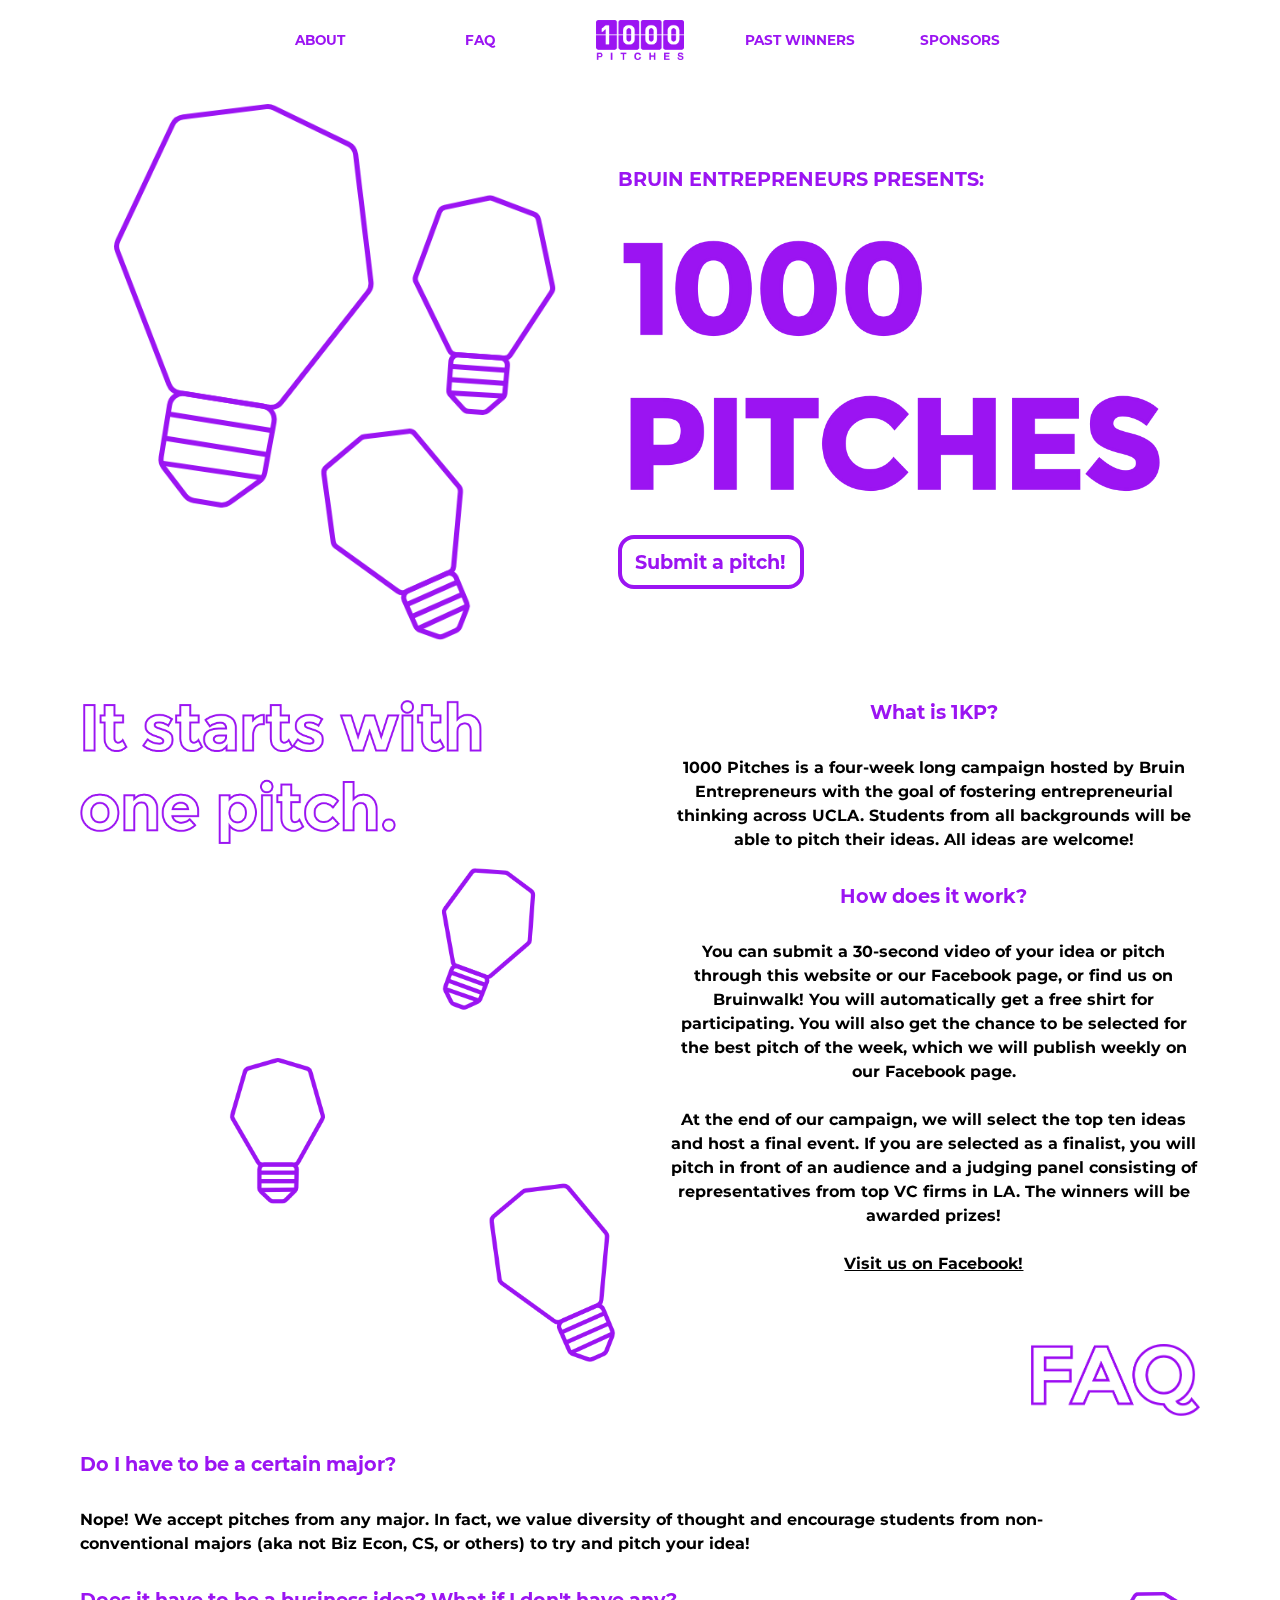
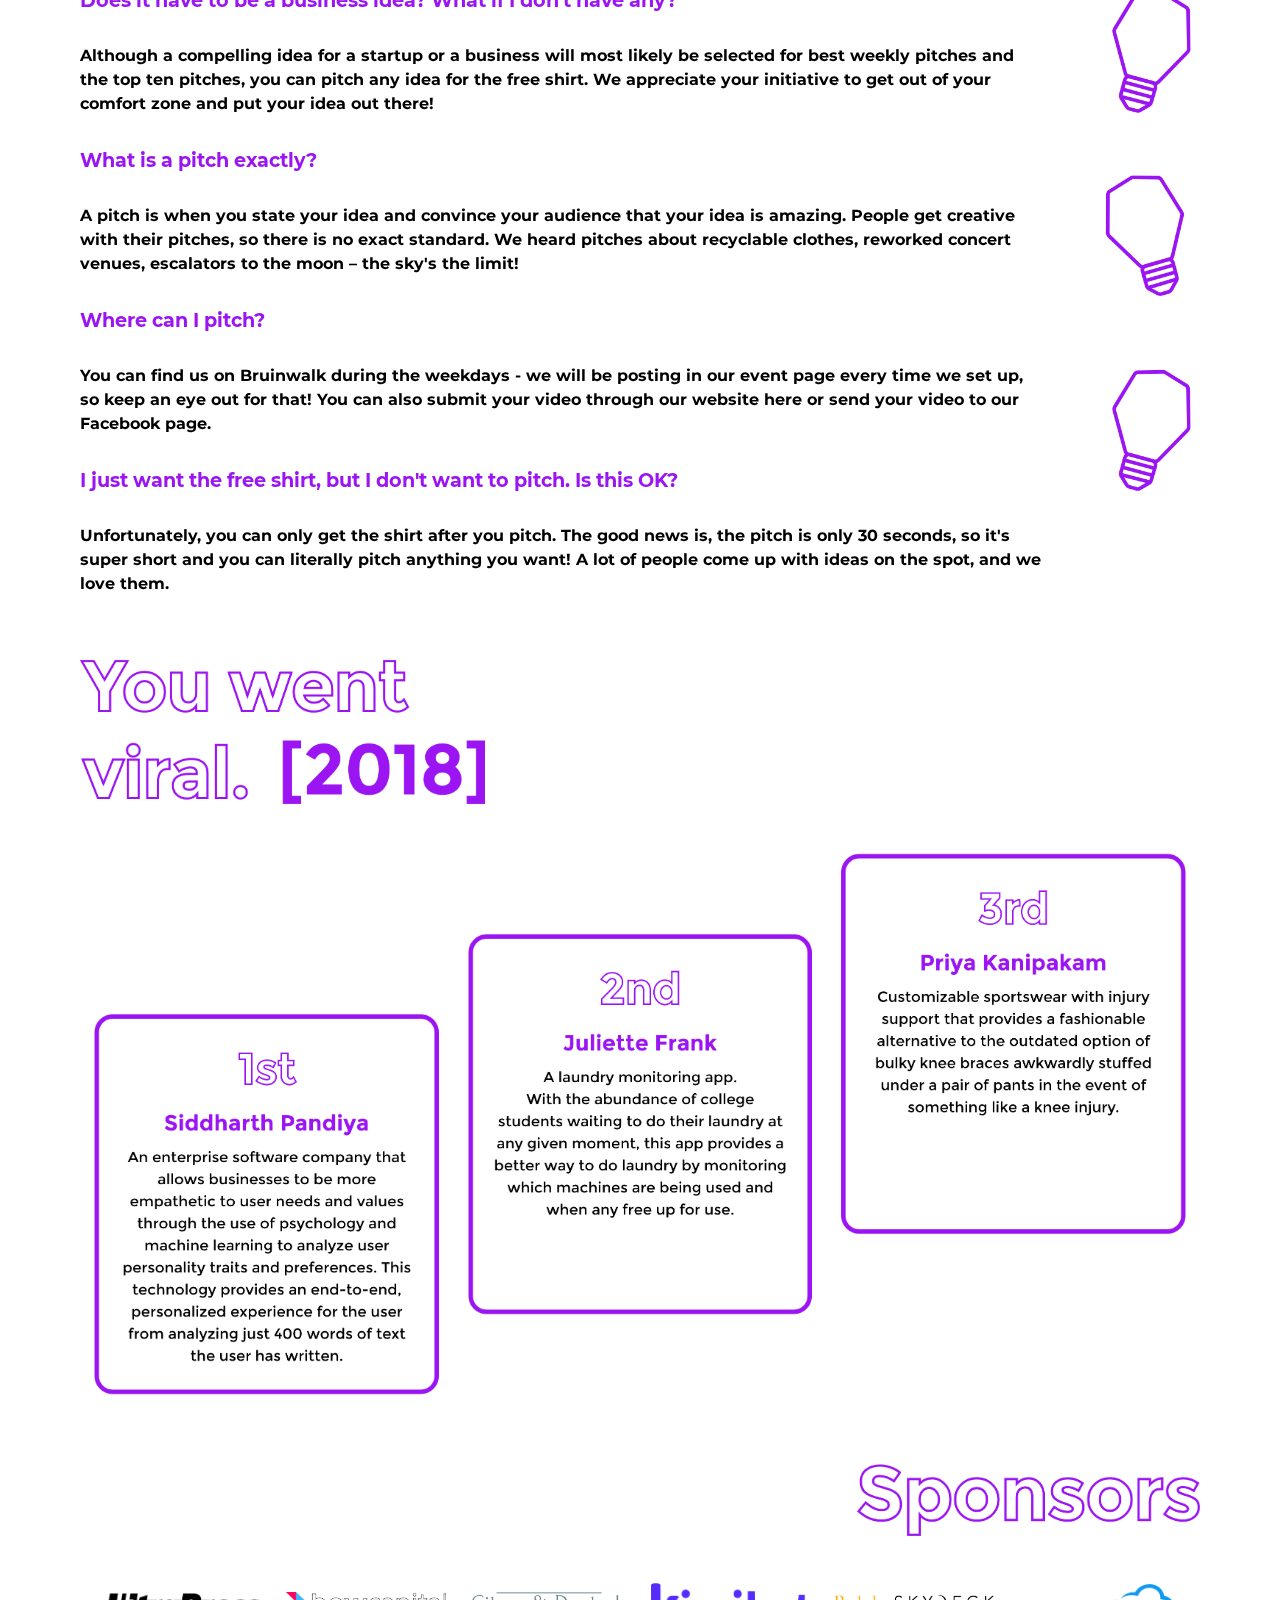
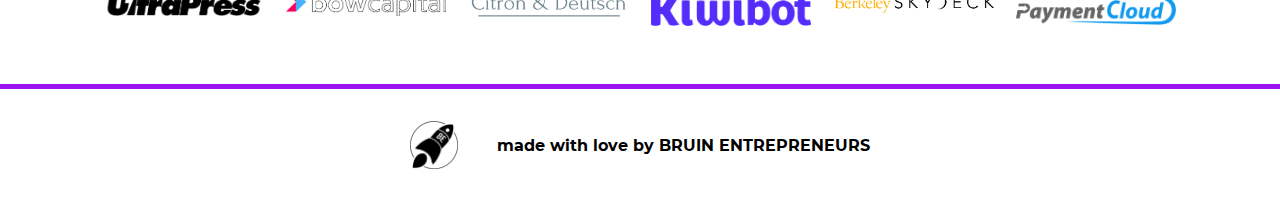
<file: index.html>
<!DOCTYPE html>
<html>
<head>	
	<link href='https://fonts.googleapis.com/css?family=Montserrat' rel='stylesheet'>

	<title>1000 Pitches</title>
	<!--- Open Graph --->
	<meta property="og:title" content="1000 Pitches" />
	<meta property="og:image" content="" />
	<meta property="og:type" content="website" />
	<meta property='og:url' content="" />
	<meta property="og:description" content=""/>

	<!--- Favicon --->
	<!-- <link rel="apple-touch-icon" sizes="180x180" href="/generalAssets/favicon/apple-touch-icon.png">
	<link rel="icon" type="image/png" sizes="32x32" href="/generalAssets/favicon/favicon-32x32.png">
	<link rel="icon" type="image/png" sizes="16x16" href="/generalAssets/favicon/favicon-16x16.png">
	<link rel="manifest" href="/generalAssets/favicon/site.webmanifest">
	<link rel="mask-icon" href="/generalAssets/favicon/safari-pinned-tab.svg" color="#20212b">
	<link rel="shortcut icon" href="/generalAssets/favicon/favicon.ico">
	<meta name="msapplication-TileColor" content="#fbecec">
	<meta name="msapplication-config" content="/generalAssets/favicon/browserconfig.xml">
	<meta name="theme-color" content="#ffffff"> -->

	<!--- Imports --->
	<link rel="stylesheet" type="text/css" href="a.css" />
	<script src="https://ajax.googleapis.com/ajax/libs/jquery/3.3.1/jquery.min.js"></script>

	<!-- Edge -->
	<meta http-equiv="x-ua-compatible" content="ie=edge">

	<!--- Mobile --->
	    <meta name="viewport" content="width=device-width, initial-scale=1, shrink-to-fit=no"/>

</head>

<body>
	<style type="text/css">
		@font-face {
		  font-family: "Montserrat Bold";
		  src: url('assets/fonts/Montserrat-Bold.ttf') format('ttf');
		  src: url('assets/fonts/Montserrat-Bold.woff') format('woff');
		  src: url('assets/fonts/Montserrat-Bold.woff2') format('woff2');
		  
		  font-style: normal;
		}

		@font-face {
		  font-family: "Montserrat";
		  src: url('assets/fonts/Montserrat.ttf') format('ttf');
		  src: url('assets/fonts/Montserrat.woff') format('woff');
		  src: url('assets/fonts/Montserrat.woff2') format('woff2');
		  
		  font-style: normal;
		}

	</style>
	<div class="canvas-container">
		<canvas id="up" class="up"> </canvas>
		<canvas id="canvas" class="lower-canvas"> </canvas>
	</div>
	<div class="page flex">
		<div id="top"> </div>
		<nav class="navbar flex"> 
			<a href="#what-container" class="navlink navlink-light flex">
				ABOUT
			</a>
			<a href="#faq-header-container" class="navlink navlink-light flex">
				FAQ
			</a>
			<a class="navlink navlink-light flex navlogo-holder" ontouchstart="touchDarkMode()" ontouchend="touchEndDarkMode()">
				<img class="navlogo navlogo-light" src="assets/1kp_2019.png">
			</a>
			<a href="#winners-container" class="navlink navlink-light flex">
				PAST WINNERS
			</a>
			<a href="#sponsors-header-container" class="navlink navlink-light flex">
				SPONSORS
			</a>
			<div class="navbar-small flex">
				<a class="navlink navlink-light flex navlogo-holder"  style="height: 5rem;" ontouchstart="touchDarkMode()" ontouchend="touchEndDarkMode()">
					<img class="navlogo navlogo-light" src="assets/1kp_2019.png">
				</a>
				<div class="flex navbar-small-text-links">
					<a href="#what-container" class="navlink navlink-light flex">
					ABOUT
					</a>
					<a href="#faq-header-container" class="navlink navlink-light flex">
						FAQ
					</a>
					<a href="#winners-container" class="navlink navlink-light flex">
						PAST WINNERS
					</a>
					<a href="#sponsors-header-container" class="navlink navlink-light flex">
						SPONSORS
					</a>
				</div>
			</div>
		</nav>
		<div id="splash-container" class="flex container">
			<img id="splash-img" class="splash-img" src="assets/landing.png">
			<div class="splash-right flex">
				<div class="header"> BRUIN ENTREPRENEURS PRESENTS: </div>
				<img class="splash-text-title" src="assets/titles/1000PITCHES.png">
				<a href="https://forms.gle/aenAfZ331N5nyaXc8" target="_blank" class="splash-button button-border header"> Submit a pitch! </a>
			</div>
		</div>
		<div id="what-container" class="flex container">
			<div class="what-left flex" style="text-align: left;">
				<div class="left-side-header-holder what-left-text-holder">
					<img class="left-side-header what-left-text" src="assets/titles/starts.png">
				</div>
				<img class="what-left-img" src="assets/what.png">
			</div>
			<div class="what-half">
				<div class="what-half-background-img"> </div>
				<div class="header"> What is 1KP? </div>
				<div class="text"> 1000 Pitches is a four-week long campaign hosted by Bruin Entrepreneurs with the goal of fostering entrepreneurial thinking across UCLA. Students from all backgrounds will be able to pitch their ideas. All ideas are welcome! </div>
				<div class="header"> How does it work?</div>
				<div class="text"> You can submit a 30-second video of your idea or pitch through this website or our Facebook page, or find us on Bruinwalk! You will automatically get a free shirt for participating. You will also get the chance to be selected for the best pitch of the week, which we will publish weekly on our Facebook page. 
					<br> <br>
				At the end of our campaign, we will select the top ten ideas and host a final event. If you are selected as a finalist, you will pitch in front of an audience and a judging panel consisting of representatives from top VC firms in LA. The winners will be awarded prizes! 
				<br><br>
				<a class="text" href="https://www.facebook.com/events/906063079781622/" target="_blank" style="text-decoration: underline;">
				Visit us on Facebook! </a></div>
				<div id="faq-header-container" class="right-side-header-holder flex"> <img id="faq-header" class="right-side-header" src="assets/titles/FAQ.png"> </div> 
			</div>
		</div>
		<div id="faq-container" class="flex container">
			<div class="faq-text flex">
				<div class="header"> Do I have to be a certain major? </div>
				<div class="text"> Nope! We accept pitches from any major. In fact, we value diversity of thought and encourage students from non-conventional majors (aka not Biz Econ, CS, or others) to try and pitch your idea!
				</div>
				<div class="header">Does it have to be a business idea? What if I don&#39;t have any?
				</div>
				<div class="text">Although a compelling idea for a startup or a business will most likely be selected for best weekly pitches and the top ten pitches, you can pitch any idea for the free shirt. We appreciate your initiative to get out of your comfort zone and put your idea out there!</div>
				<div class="header"> What is a pitch exactly? </div>
				<div class="text"> A pitch is when you state your idea and convince your audience that your idea is amazing. People get creative with their pitches, so there is no exact standard. We heard pitches about recyclable clothes, reworked concert venues, escalators to the moon – the sky&#39;s the limit! </div>
				<div class="header"> Where can I pitch?</div>
				<div class="text"> You can find us on Bruinwalk during the weekdays - we will be posting in our event page every time we set up, so keep an eye out for that! You can also submit your video through our website here or send your video to our Facebook page.</div>
				<div class="header"> I just want the free shirt, but I don&#39;t want to pitch. Is this OK?</div>
				<div class="text last-faq-text"> Unfortunately, you can only get the shirt after you pitch. The good news is, the pitch is only 30 seconds, so it&#39;s super short and you can literally pitch anything you want! A lot of people come up with ideas on the spot, and we love them.</div>
			</div>
			<img class="faq-img" src="assets/faq.png">
		</div>
		<img class="faq-img-small" src="assets/faq-turned.png">
		<!---
			<div class="winners-right-fake"> </div>
		</div> -->
		<div id="winners-container" class="container">
			<div class="winners-top-layer left-side-header-holder flex">
				<img class="winners-left-text left-side-header" src="assets/titles/viral.png">
			</div>
			<div class="winners-bottom-layer">
				<!-- <div class="winners-bottom-layer-top-space"> </div> -->
				<div class="winners flex">
					<div data-winner="1" id="winner1" class="winner flex"> 
						<img id="winner-img1" class="winner-img" src="assets/winners/winner1.png">
					</div>
					<div data-winner="2" id="winner2" class="winner flex">
						<img id="winner-img2" class="winner-img" src="assets/winners/winner2.png">
					</div>
					<div data-winner="3" id="winner3" class="winner flex">
						<img id="winner-img3" class="winner-img" src="assets/winners/winner3.png">
					</div>
				</div>
				<div class="winners-small flex">
					<div data-winner="1" id="winner1" class="winner-small flex"> 
						<img id="winner-small-img1" class="winner-small-img" src="assets/winners/winner1.png">
					</div>
					<div data-winner="2" id="winner2" class="winner-small flex">
						<img id="winner-small-img2" class="winner-small-img" src="assets/winners/winner2.png">
					</div>
					<div data-winner="3" id="winner3" class="winner-small flex">
						<img id="winner-small-img3" class="winner-small-img" src="assets/winners/winner3.png">
					</div>
				</div>
			</div>
		</div>
		<div id="sponsors-header-container" class="right-side-header-holder flex"> <img id="sponsors-header" class="right-side-header" src="assets/titles/sponsors.png"> </div> 
		<div id="sponsors-container" class="flex container">
      <a class="sponsor" href="https://ultrapress.com/"  target="_blank"> 
        <img id="ultrapress" src="assets/sponsors/ultrapress.png">
      </a>
      <a class="sponsor" href="https://bowcapital.com/"  target="_blank"> 
        <img id="bow" src="assets/sponsors/bow.png">
      </a>
      <a class="sponsor" href="https://www.citrondeutsch.com/"  target="_blank"> 
        <img id="citron" src="assets/sponsors/citron.png">
      </a>
      <a class="sponsor" href="https://www.kiwicampus.com/"  target="_blank"> 
        <img id="kiwi" src="assets/sponsors/kiwi.png">
      </a>
      <a class="sponsor" href="https://skydeck.berkeley.edu"  target="_blank"> 
        <img id="skydeck" src="assets/sponsors/skydeck.png">
      </a>
      <a class="sponsor" href="https://paymentcloudinc.com/"  target="_blank"> 
        <img src="assets/sponsors/paymentcloud.png">
      </a>
		</div>
	</div>
	<div class="pre-footer-purple-bar"> </div>
	<div class="footer flex">
		<a class="flex" href="http://bruinentrepreneurs.org">
			<img class="be-logo" src="assets/be-logo-blue.png">
			<div class="footer-text"> made with love by <span>BRUIN ENTREPRENEURS</span></div>
		</a>
	</div>

<script src="fabric.js"></script>
<script src="brush.js"></script>
<!----- NOTE: Code adapted from: https://cmyk.innovativedesign.club/ ----->
<script>
var canvas;
var colors = {
      "#F8EC38": 0.15 //natasha yellow
};
var mobile = false;
  function paint() {
  	// original yellow: #F8EC38, 0.5 opacity
  	// original purple-pink: "#EC248F", 0.1

  	//used for the website: 
  	// dark mode blue: "#3DC0EF": 0.1 opacity
  	// lightblue yellow: "#F8EC38": 0.5 opacity
    window.canvas = new fabric.Canvas('canvas', {
      isDrawingMode: true,
      hoverCursor: "auto",
      defaultCursor: "default"
    })
    .setWidth(window.innerWidth)
    .setHeight(window.innerHeight);

    var colorKeys = Object.keys(window.colors);
    var color = colorKeys[Math.floor(Math.random() * colorKeys.length)];
    window.canvas.freeDrawingBrush = new fabric.CrayonBrush(window.canvas, {
      width: 70,
      opacity: window.colors[color],
      color: color
    });
    window.addEventListener("resize", () => {
      	window.canvas.setWidth(window.innerWidth);
      	window.canvas.setHeight(window.innerHeight);
    });
    window.canvas.isDrawingMode = true;
    if (!("ontouchstart" in document.documentElement)) {
    	// $("body,html,div").css("zIndex", "0");
    	// $("div").css("zIndex", "1");
      	// $("div").css("pointerEvents", "none");
    	// EDITED CODE
    	document.querySelector(".canvas-container").style.pointerEvents = "auto";
      // $(".canvas-container").css('display', 'block');
      window.canvas.on("mouse:move", function(opt) {
        window.canvas._onMouseDownInDrawingMode(opt.e);
      });
    } else {
    	mobile = true;
      // document.querySelector(".canvas-container").style.pointerEvents = "none"; deleted original code
      // EDITED CODE
      setTimeout(function() {window.canvas.clear()}, 500);
      $("body,html,div").css("pointerEvents", "auto");

      var x = document.documentElement.clientWidth / 2,
        y = document.documentElement.clientHeight / 2,
        vx = 0, vy = 0,
        ax = 0, ay = 0;

      // Much taken from www.albertosarullo.com/demos/accelerometer/
      // Thank you :^)
      if (window.DeviceMotionEvent != undefined) {
        window.ondevicemotion = function(e) {
          ax = event.accelerationIncludingGravity.x * 5;
          ay = event.accelerationIncludingGravity.y * 5;
        }

        if(mobile != true) {
          setInterval(function() {
	          var landscapeOrientation = window.innerWidth / window.innerHeight > 1;
	          if (landscapeOrientation) {
	            vx = vx + ay;
	            vy = vy + ax;
	          } else {
	            vy = vy - ay;
	            vx = vx + ax;
	          }
	          vx = vx * 0.98;
	          vy = vy * 0.98;
	          y = parseInt(y + vy / 50);
	          x = parseInt(x + vx / 50);

	          boundingBoxCheck();
	          var upperCanvas = document.querySelector(".upper-canvas");
	          var syntheticEvent = syntheticMouseEvent(upperCanvas, {
	            x: x,
	            y: y,
	            target: upperCanvas,
	            relatedTarget: upperCanvas
	          });
	          // canvas.isDrawingMode = true;
	          window.canvas._onMouseDownInDrawingMode(syntheticEvent);
	        }, 20);
      	} 
      }
        


      function boundingBoxCheck(){
        // bouncy!
        if (x < 0) {
          x = 0; vx = -vx;
        }
        if (y < 0) {
          y = 0; vy = -vy;
        }
        if (x > window.innerWidth) {
          x = window.innerWidth;
          vx = -vx;
        }
        if (y > window.innerHeight) {
          y = window.innerHeight;
          vy = -vy;
        }
      }
    }

    // Thank you to https://stackoverflow.com/questions/6157929/how-to-simulate-a-mouse-click-using-javascript
    // for this magic!
    function syntheticMouseEvent(target, options) {
      var event = target.ownerDocument.createEvent('MouseEvent'),
          options = options || {},
          opts = {
            type: "mousemove",
            canBubble: true,
            cancelable: true,
            view: target.ownerDocument.defaultView,
            detail: 1,
            screenX: options.x,
            screenY: options.y,
            clientX: options.x,
            clientY: options.y,
            ctrlKey: false,
            altKey: false,
            shiftKey: false,
            metaKey: false,
            button: 0,
            relatedTarget: null,
          };
      for (var key in options) {
        if (options.hasOwnProperty(key)) {
          opts[key] = options[key];
        }
      }
      event.initMouseEvent(
          opts.type,
          opts.canBubble,
          opts.cancelable,
          opts.view,
          opts.detail,
          opts.screenX,
          opts.screenY,
          opts.clientX,
          opts.clientY,
          opts.ctrlKey,
          opts.altKey,
          opts.shiftKey,
          opts.metaKey,
          opts.button,
          opts.relatedTarget
      );
      target.dispatchEvent(event);
      return event;
    }
  }

  paint();
</script>
<script src="be.js"></script>
</body>
</html>
</file>
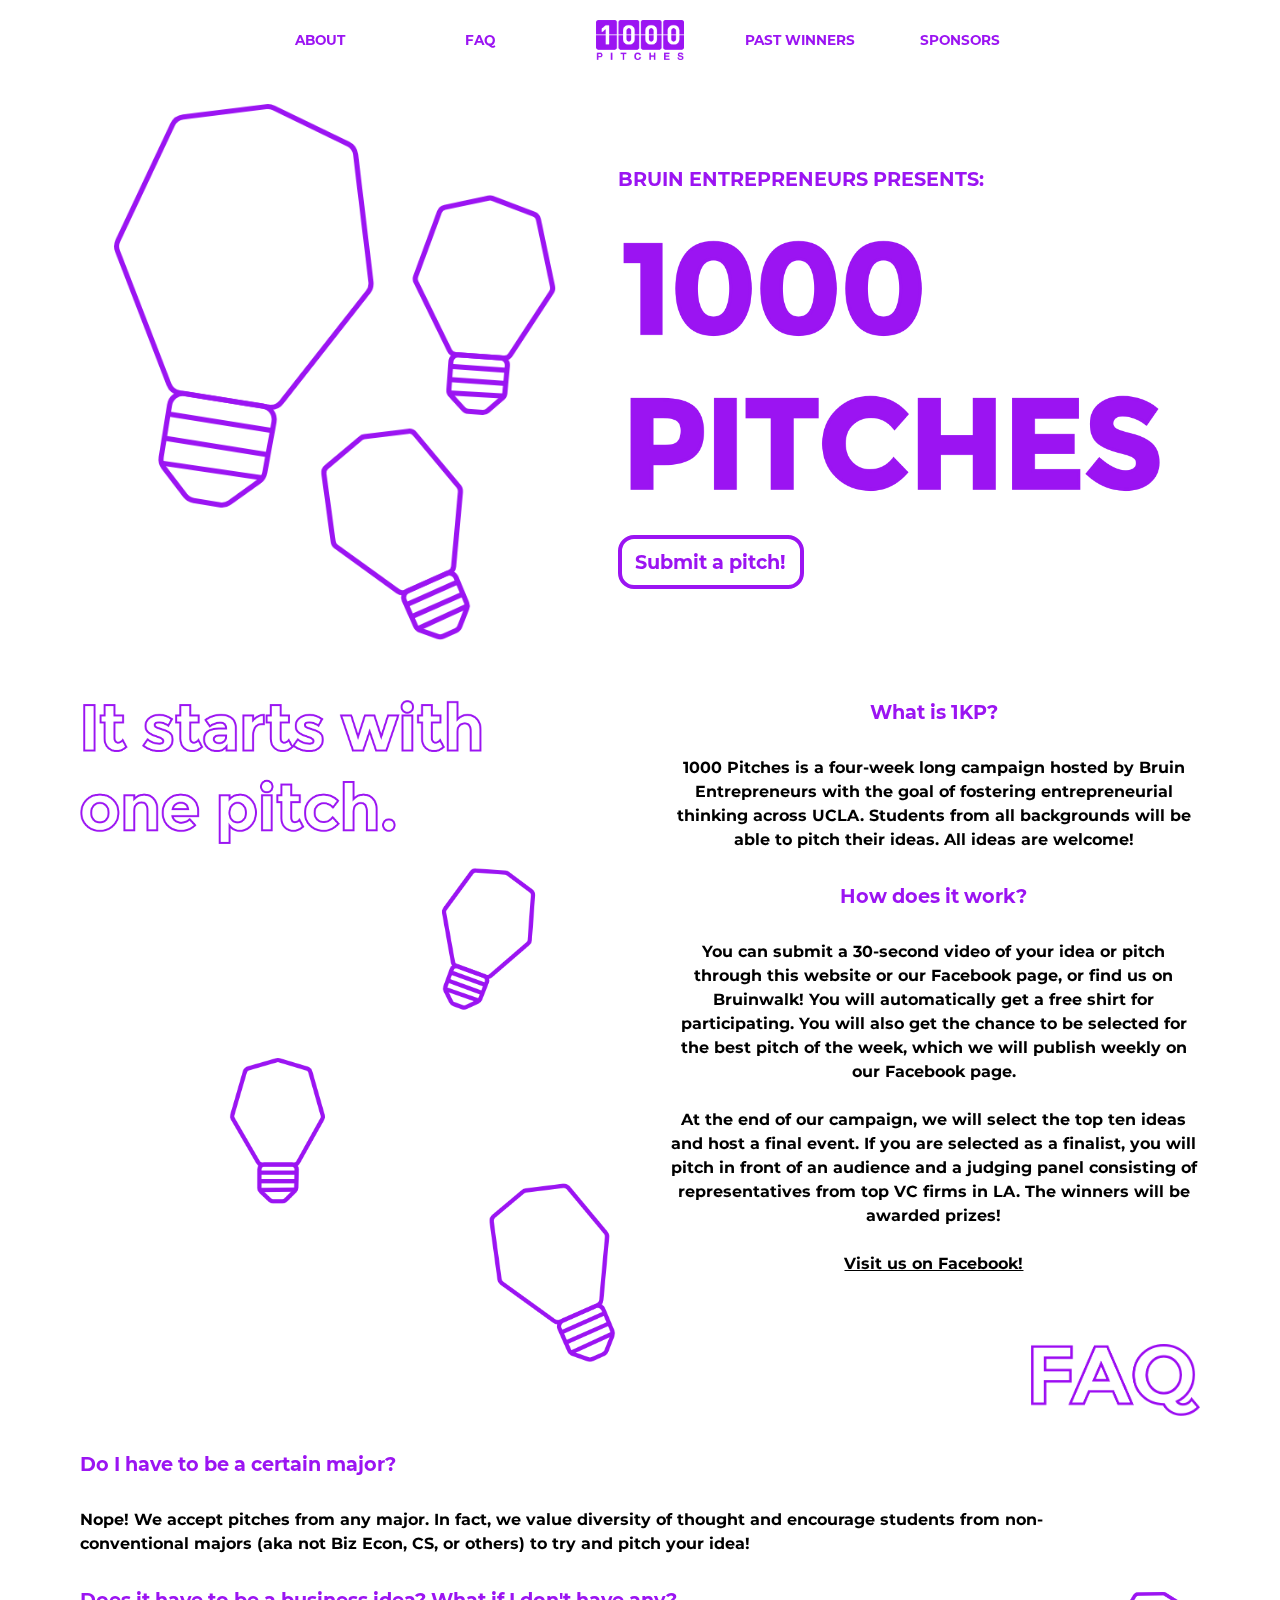
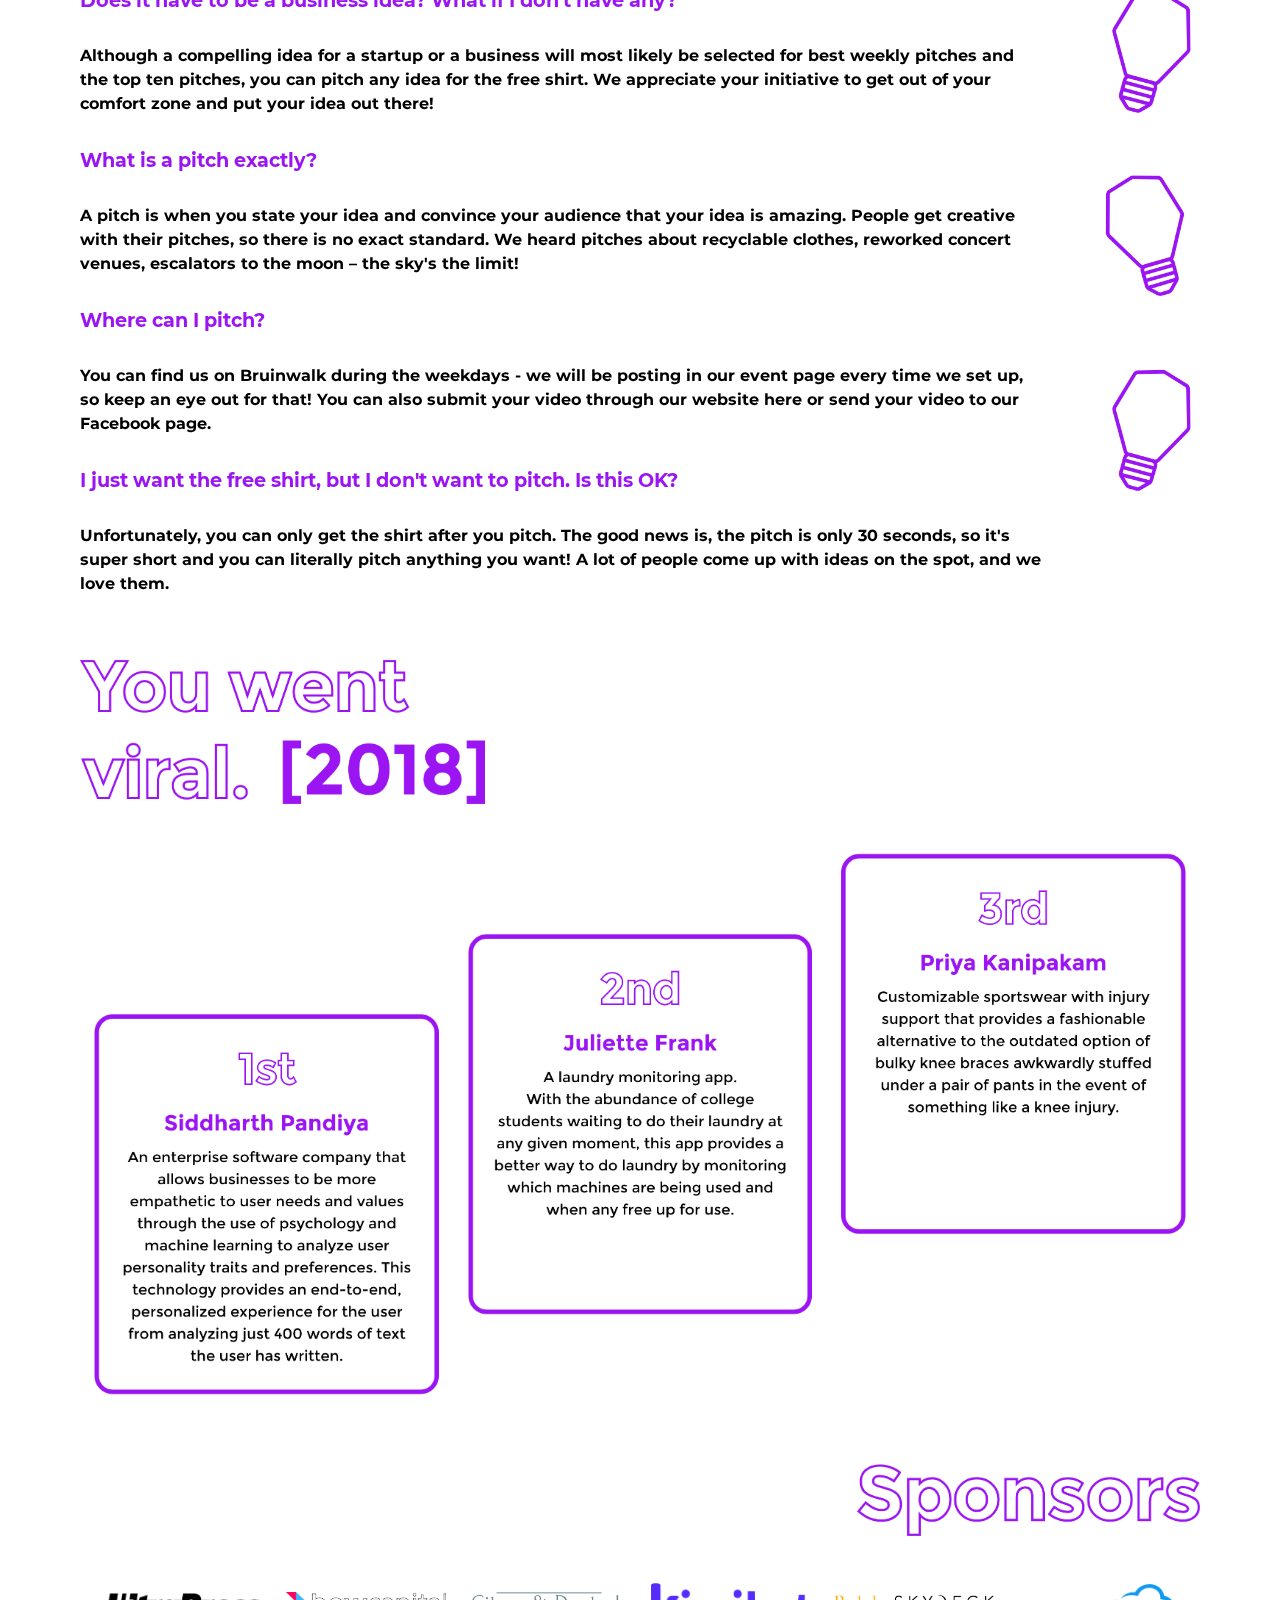
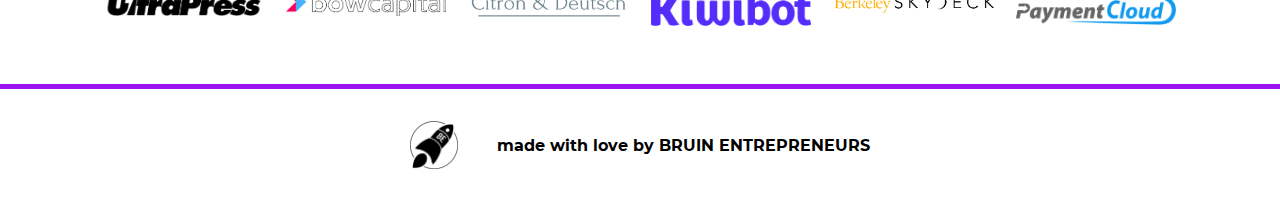
<file: index123.html>
<!DOCTYPE html>
<html>
<head>	
	<link href='https://fonts.googleapis.com/css?family=Montserrat' rel='stylesheet'>

	<title>1000 Pitches</title>
	<!--- Open Graph --->
	<meta property="og:title" content="1000 Pitches" />
	<meta property="og:image" content="" />
	<meta property="og:type" content="website" />
	<meta property='og:url' content="" />
	<meta property="og:description" content=""/>

	<!--- Favicon --->
	<!-- <link rel="apple-touch-icon" sizes="180x180" href="/generalAssets/favicon/apple-touch-icon.png">
	<link rel="icon" type="image/png" sizes="32x32" href="/generalAssets/favicon/favicon-32x32.png">
	<link rel="icon" type="image/png" sizes="16x16" href="/generalAssets/favicon/favicon-16x16.png">
	<link rel="manifest" href="/generalAssets/favicon/site.webmanifest">
	<link rel="mask-icon" href="/generalAssets/favicon/safari-pinned-tab.svg" color="#20212b">
	<link rel="shortcut icon" href="/generalAssets/favicon/favicon.ico">
	<meta name="msapplication-TileColor" content="#fbecec">
	<meta name="msapplication-config" content="/generalAssets/favicon/browserconfig.xml">
	<meta name="theme-color" content="#ffffff"> -->

	<!--- Imports --->
	<link rel="stylesheet" type="text/css" href="a.css" />
	<script src="https://ajax.googleapis.com/ajax/libs/jquery/3.3.1/jquery.min.js"></script>

	<!-- Edge -->
	<meta http-equiv="x-ua-compatible" content="ie=edge">

	<!--- Mobile --->
	    <meta name="viewport" content="width=device-width, initial-scale=1, shrink-to-fit=no"/>

</head>

<body>
	<style type="text/css">
		@font-face {
		  font-family: "Montserrat Bold";
		  src: url('assets/fonts/Montserrat-Bold.ttf') format('ttf');
		  src: url('assets/fonts/Montserrat-Bold.woff') format('woff');
		  src: url('assets/fonts/Montserrat-Bold.woff2') format('woff2');
		  
		  font-style: normal;
		}

		@font-face {
		  font-family: "Montserrat";
		  src: url('assets/fonts/Montserrat.ttf') format('ttf');
		  src: url('assets/fonts/Montserrat.woff') format('woff');
		  src: url('assets/fonts/Montserrat.woff2') format('woff2');
		  
		  font-style: normal;
		}

	</style>
	<div class="canvas-container">
		<canvas id="up" class="up"> </canvas>
		<canvas id="canvas" class="lower-canvas"> </canvas>
	</div>
	<div class="page flex">
		<div id="top"> </div>
		<nav class="navbar flex"> 
			<a href="#what-container" class="navlink navlink-light flex">
				ABOUT
			</a>
			<a href="#faq-header-container" class="navlink navlink-light flex">
				FAQ
			</a>
			<a class="navlink navlink-light flex navlogo-holder" ontouchstart="touchDarkMode()" ontouchend="touchEndDarkMode()">
				<img class="navlogo navlogo-light" src="assets/1kp_2019.png">
			</a>
			<a href="#winners-container" class="navlink navlink-light flex">
				PAST WINNERS
			</a>
			<a href="#sponsors-header-container" class="navlink navlink-light flex">
				SPONSORS
			</a>
			<div class="navbar-small flex">
				<a class="navlink navlink-light flex navlogo-holder"  style="height: 5rem;" ontouchstart="touchDarkMode()" ontouchend="touchEndDarkMode()">
					<img class="navlogo navlogo-light" src="assets/1kp_2019.png">
				</a>
				<div class="flex navbar-small-text-links">
					<a href="#what-container" class="navlink navlink-light flex">
					ABOUT
					</a>
					<a href="#faq-header-container" class="navlink navlink-light flex">
						FAQ
					</a>
					<a href="#winners-container" class="navlink navlink-light flex">
						PAST WINNERS
					</a>
					<a href="#sponsors-header-container" class="navlink navlink-light flex">
						SPONSORS
					</a>
				</div>
			</div>
		</nav>
		<div id="splash-container" class="flex container">
			<img id="splash-img" class="splash-img" src="assets/landing.png">
			<div class="splash-right flex">
				<div class="header"> BRUIN ENTREPRENEURS PRESENTS: </div>
				<img class="splash-text-title" src="assets/titles/1000PITCHES.png">
				<a href="https://forms.gle/aenAfZ331N5nyaXc8" target="_blank" class="splash-button button-border header"> Submit a pitch! </a>
			</div>
		</div>
		<div id="what-container" class="flex container">
			<div class="what-left flex" style="text-align: left;">
				<div class="left-side-header-holder what-left-text-holder">
					<img class="left-side-header what-left-text" src="assets/titles/starts.png">
				</div>
				<img class="what-left-img" src="assets/what.png">
			</div>
			<div class="what-half">
				<div class="what-half-background-img"> </div>
				<div class="header"> What is 1KP? </div>
				<div class="text"> 1000 Pitches is a four-week long campaign hosted by Bruin Entrepreneurs with the goal of fostering entrepreneurial thinking across UCLA. Students from all backgrounds will be able to pitch their ideas. All ideas are welcome! </div>
				<div class="header"> How does it work?</div>
				<div class="text"> You can submit a 30-second video of your idea or pitch through this website or our Facebook page, or find us on Bruinwalk! You will automatically get a free shirt for participating. You will also get the chance to be selected for the best pitch of the week, which we will publish weekly on our Facebook page. 
					<br> <br>
				At the end of our campaign, we will select the top ten ideas and host a final event. If you are selected as a finalist, you will pitch in front of an audience and a judging panel consisting of representatives from top VC firms in LA. The winners will be awarded prizes! 
				<br><br>
				<a class="text" href="https://www.facebook.com/events/906063079781622/" target="_blank" style="text-decoration: underline;">
				Visit us on Facebook! </a></div>
				<div id="faq-header-container" class="right-side-header-holder flex"> <img id="faq-header" class="right-side-header" src="assets/titles/FAQ.png"> </div> 
			</div>
		</div>
		<div id="faq-container" class="flex container">
			<div class="faq-text flex">
				<div class="header"> Do I have to be a certain major? </div>
				<div class="text"> Nope! We accept pitches from any major. In fact, we value diversity of thought and encourage students from non-conventional majors (aka not Biz Econ, CS, or others) to try and pitch your idea!
				</div>
				<div class="header">Does it have to be a business idea? What if I don&#39;t have any?
				</div>
				<div class="text">Although a compelling idea for a startup or a business will most likely be selected for best weekly pitches and the top ten pitches, you can pitch any idea for the free shirt. We appreciate your initiative to get out of your comfort zone and put your idea out there!</div>
				<div class="header"> What is a pitch exactly? </div>
				<div class="text"> A pitch is when you state your idea and convince your audience that your idea is amazing. People get creative with their pitches, so there is no exact standard. We heard pitches about recyclable clothes, reworked concert venues, escalators to the moon – the sky&#39;s the limit! </div>
				<div class="header"> Where can I pitch?</div>
				<div class="text"> You can find us on Bruinwalk during the weekdays - we will be posting in our event page every time we set up, so keep an eye out for that! You can also submit your video through our website here or send your video to our Facebook page.</div>
				<div class="header"> I just want the free shirt, but I don&#39;t want to pitch. Is this OK?</div>
				<div class="text last-faq-text"> Unfortunately, you can only get the shirt after you pitch. The good news is, the pitch is only 30 seconds, so it&#39;s super short and you can literally pitch anything you want! A lot of people come up with ideas on the spot, and we love them.</div>
			</div>
			<img class="faq-img" src="assets/faq.png">
		</div>
		<img class="faq-img-small" src="assets/faq-turned.png">
		<!---
			<div class="winners-right-fake"> </div>
		</div> -->
		<div id="winners-container" class="container">
			<div class="winners-top-layer left-side-header-holder flex">
				<img class="winners-left-text left-side-header" src="assets/titles/viral.png">
			</div>
			<div class="winners-bottom-layer">
				<!-- <div class="winners-bottom-layer-top-space"> </div> -->
				<div class="winners flex">
					<div data-winner="1" id="winner1" class="winner flex"> 
						<img id="winner-img1" class="winner-img" src="assets/winners/winner1.png">
					</div>
					<div data-winner="2" id="winner2" class="winner flex">
						<img id="winner-img2" class="winner-img" src="assets/winners/winner2.png">
					</div>
					<div data-winner="3" id="winner3" class="winner flex">
						<img id="winner-img3" class="winner-img" src="assets/winners/winner3.png">
					</div>
				</div>
				<div class="winners-small flex">
					<div data-winner="1" id="winner1" class="winner-small flex"> 
						<img id="winner-small-img1" class="winner-small-img" src="assets/winners/winner1.png">
					</div>
					<div data-winner="2" id="winner2" class="winner-small flex">
						<img id="winner-small-img2" class="winner-small-img" src="assets/winners/winner2.png">
					</div>
					<div data-winner="3" id="winner3" class="winner-small flex">
						<img id="winner-small-img3" class="winner-small-img" src="assets/winners/winner3.png">
					</div>
				</div>
			</div>
		</div>
		<div id="sponsors-header-container" class="right-side-header-holder flex"> <img id="sponsors-header" class="right-side-header" src="assets/titles/sponsors.png"> </div> 
		<div id="sponsors-container" class="flex container">
      <a class="sponsor" href="https://ultrapress.com/"  target="_blank"> 
        <img id="ultrapress" src="assets/sponsors/ultrapress.png">
      </a>
      <a class="sponsor" href="https://bowcapital.com/"  target="_blank"> 
        <img id="bow" src="assets/sponsors/bow.png">
      </a>
      <a class="sponsor" href="https://www.citrondeutsch.com/"  target="_blank"> 
        <img id="citron" src="assets/sponsors/citron.png">
      </a>
      <a class="sponsor" href="https://www.kiwicampus.com/"  target="_blank"> 
        <img id="kiwi" src="assets/sponsors/kiwi.png">
      </a>
      <a class="sponsor" href="https://skydeck.berkeley.edu"  target="_blank"> 
        <img id="skydeck" src="assets/sponsors/skydeck.png">
      </a>
      <a class="sponsor" href="https://paymentcloudinc.com/"  target="_blank"> 
        <img src="assets/sponsors/paymentcloud.png">
      </a>
		</div>
	</div>
	<div class="pre-footer-purple-bar"> </div>
	<div class="footer flex">
		<a class="flex" href="http://bruinentrepreneurs.org">
			<img class="be-logo" src="assets/be-logo-blue.png">
			<div class="footer-text"> made with love by <span>BRUIN ENTREPRENEURS</span></div>
		</a>
	</div>

<script src="fabric.js"></script>
<script src="brush.js"></script>
<!----- NOTE: Code adapted from: https://cmyk.innovativedesign.club/ ----->
<script>
var canvas;
var colors = {
      "#F8EC38": 0.15 //natasha yellow
};
var mobile = false;
  function paint() {
  	// original yellow: #F8EC38, 0.5 opacity
  	// original purple-pink: "#EC248F", 0.1

  	//used for the website: 
  	// dark mode blue: "#3DC0EF": 0.1 opacity
  	// lightblue yellow: "#F8EC38": 0.5 opacity
    window.canvas = new fabric.Canvas('canvas', {
      isDrawingMode: true,
      hoverCursor: "auto",
      defaultCursor: "default"
    })
    .setWidth(window.innerWidth)
    .setHeight(window.innerHeight);

    var colorKeys = Object.keys(window.colors);
    var color = colorKeys[Math.floor(Math.random() * colorKeys.length)];
    window.canvas.freeDrawingBrush = new fabric.CrayonBrush(window.canvas, {
      width: 70,
      opacity: window.colors[color],
      color: color
    });
    window.addEventListener("resize", () => {
      	window.canvas.setWidth(window.innerWidth);
      	window.canvas.setHeight(window.innerHeight);
    });
    window.canvas.isDrawingMode = true;
    if (!("ontouchstart" in document.documentElement)) {
    	// $("body,html,div").css("zIndex", "0");
    	// $("div").css("zIndex", "1");
      	// $("div").css("pointerEvents", "none");
    	// EDITED CODE
    	document.querySelector(".canvas-container").style.pointerEvents = "auto";
      // $(".canvas-container").css('display', 'block');
      window.canvas.on("mouse:move", function(opt) {
        window.canvas._onMouseDownInDrawingMode(opt.e);
      });
    } else {
    	mobile = true;
      // document.querySelector(".canvas-container").style.pointerEvents = "none"; deleted original code
      // EDITED CODE
      setTimeout(function() {window.canvas.clear()}, 500);
      $("body,html,div").css("pointerEvents", "auto");

      var x = document.documentElement.clientWidth / 2,
        y = document.documentElement.clientHeight / 2,
        vx = 0, vy = 0,
        ax = 0, ay = 0;

      // Much taken from www.albertosarullo.com/demos/accelerometer/
      // Thank you :^)
      if (window.DeviceMotionEvent != undefined) {
        window.ondevicemotion = function(e) {
          ax = event.accelerationIncludingGravity.x * 5;
          ay = event.accelerationIncludingGravity.y * 5;
        }

        if(mobile != true) {
          setInterval(function() {
	          var landscapeOrientation = window.innerWidth / window.innerHeight > 1;
	          if (landscapeOrientation) {
	            vx = vx + ay;
	            vy = vy + ax;
	          } else {
	            vy = vy - ay;
	            vx = vx + ax;
	          }
	          vx = vx * 0.98;
	          vy = vy * 0.98;
	          y = parseInt(y + vy / 50);
	          x = parseInt(x + vx / 50);

	          boundingBoxCheck();
	          var upperCanvas = document.querySelector(".upper-canvas");
	          var syntheticEvent = syntheticMouseEvent(upperCanvas, {
	            x: x,
	            y: y,
	            target: upperCanvas,
	            relatedTarget: upperCanvas
	          });
	          // canvas.isDrawingMode = true;
	          window.canvas._onMouseDownInDrawingMode(syntheticEvent);
	        }, 20);
      	} 
      }
        


      function boundingBoxCheck(){
        // bouncy!
        if (x < 0) {
          x = 0; vx = -vx;
        }
        if (y < 0) {
          y = 0; vy = -vy;
        }
        if (x > window.innerWidth) {
          x = window.innerWidth;
          vx = -vx;
        }
        if (y > window.innerHeight) {
          y = window.innerHeight;
          vy = -vy;
        }
      }
    }

    // Thank you to https://stackoverflow.com/questions/6157929/how-to-simulate-a-mouse-click-using-javascript
    // for this magic!
    function syntheticMouseEvent(target, options) {
      var event = target.ownerDocument.createEvent('MouseEvent'),
          options = options || {},
          opts = {
            type: "mousemove",
            canBubble: true,
            cancelable: true,
            view: target.ownerDocument.defaultView,
            detail: 1,
            screenX: options.x,
            screenY: options.y,
            clientX: options.x,
            clientY: options.y,
            ctrlKey: false,
            altKey: false,
            shiftKey: false,
            metaKey: false,
            button: 0,
            relatedTarget: null,
          };
      for (var key in options) {
        if (options.hasOwnProperty(key)) {
          opts[key] = options[key];
        }
      }
      event.initMouseEvent(
          opts.type,
          opts.canBubble,
          opts.cancelable,
          opts.view,
          opts.detail,
          opts.screenX,
          opts.screenY,
          opts.clientX,
          opts.clientY,
          opts.ctrlKey,
          opts.altKey,
          opts.shiftKey,
          opts.metaKey,
          opts.button,
          opts.relatedTarget
      );
      target.dispatchEvent(event);
      return event;
    }
  }

  paint();
</script>
<script src="be.js"></script>
</body>
</html>
</file>
<file: a.css>
@charset "UTF-8";

/* PURPLE: #9B14F2; */
/* font sizes 
header links: 20 pt
BE presents/submit a pitch: 30 pt
1000 pitches: 200 pt
subtitles: 30 pt
body: 20 pt
the outline text: 100
*/

body {
  margin: 0;
  scroll-behavior: smooth;
  transition: ease-in-out 0.2s;
  font-family: 'Montserrat Bold', 'Montserrat', 'Futura', 'Verdana', sans-serif; 
  font-weight: bold;
  background-color: white;
  cursor: default;

 /* overflow: scroll;
	-webkit-overflow-scrolling: touch;*/
}

/*body * {
	z-index: 1;
}*/

nav, div {
  position: relative;
  z-index: 1;
  user-select: none;
  pointer-events: none;
}

a {
	text-decoration: none;
	pointer-events: auto;
}

/*a:link, a:visited {
	color: #9B14F2;
}*/

img {
	object-fit: contain;
	object-position: center;
}

.page {
	flex-direction: column;
	width: 96%;
	margin-left: 2%;
	margin-right: 2%;
	z-index: 1;
}

.container {
	margin-top: 2rem;
	max-width: 70rem;
}

.flex {
	display: flex;
	text-align: center;
	justify-content: center;
	align-items: center;
}

.text {
	/*font-size: 20pt;*/
	color: black;
	font-size: 1rem;
	padding-bottom: 2rem;
	padding-top: 1rem;
	line-height: 1.5;
	font-family: 'Montserrat', 'Futura', 'Verdana', sans-serif; 
}

.right-side-header-holder {
	width: 100%;
	height: 9rem;
	max-width: 70rem;
	justify-content: flex-end;
}

.right-side-header {
	height: 50%;
	width: 50%;
	object-position: right;
}

.left-side-header-holder {
	width: 100%;
	height: 9rem;
	max-width: 70rem;
	justify-content: flex-start;
}

.left-side-header {
	/*width: 50%;*/
	width: 100%;
	height: 100%;
	object-position: left;
}

.header {
	font-weight: bold;
	/*font-size: 30pt;*/
	font-size: 1.2rem;
	padding-bottom: 1rem;
	color: #9B14F2;
}

.button-border {
	border-top-right-radius: 1rem;
	border-top-left-radius: 1rem;
	border-bottom-left-radius: 1rem;
	border-bottom-right-radius: 1rem;
}

/* CANVASES
* NOTE: THIS CODE WAS ADAPTED FROM: https://cmyk.innovativedesign.club/
*/

#canvas {
  position: fixed;
  z-index: -5;
  width: 100%;
  height: 110vh;
}

.canvas-container {
  pointer-events: auto;
  height: 100% !important;
  left: 0;
  overflow: hidden;
  position: fixed !important;
  top: 0;
  width: 100% !important;
  z-index: 0;
  -webkit-user-select: initial !important;
  cursor: default;
}

.up {
  cursor: default !important;
}

.lower-canvas {
}

#canvas {
  position: fixed;
  z-index: -5;
  width: 100%;
  height: 110vh;
}



/* NAV BAR */

.navbar {
	height: 5rem;
	width: 100%;
	color: #9B14F2;
	font-weight: bold;
	font-size: 0.85rem;
	margin-bottom: 1.5rem;
}

.navbar-small {
	display: none;
	width: 100%;
	flex-direction: column;
}

.navbar-small-text-links {
	flex-wrap: wrap;
	width: 100%;
	max-width: 35rem;
}

.navlink {
	height: 100%;
	margin-left: 1.5rem;
	margin-right: 1.5rem;
	transition: 0.2s ease-in-out;
	color: #9B14F2;
	cursor: pointer;
	pointer-events: auto;
	width: 7rem;
}

.navlink-light:hover {
	color: black;
	transition: 0.3s ease-in-out;
}

.navlink-dark:hover {
	color: white;
	transition: 0.3s ease-in-out;
}

.navlogo {
	width: 100%;
	height: 2.5rem;
	filter: none;
	transition: 0.2s ease-in-out;
}

.navlogo-light:hover {
	transition: 0.3s ease-in-out;
	filter: brightness(-100%);
}

.navlogo-dark:hover {
	transition: 0.3s ease-in-out;
	filter: brightness(-100%) invert(75%);
}

/* TOP */
#top {
	display: none;
}

/* SPLASH CONTAINER */
#splash-container {
	margin-top: 0rem;
	width: 100%;
	justify-content: flex-start;
	user-select: none;
	margin-bottom: 1rem;
}

.splash-img {
	width: 40%;
	height: 70%;
	padding-right: 5%;
	padding-left: 3%;
	/*margin-bottom: 3rem;*/
	/*width: 50%;*/
	/*height: 70%;*/
	object-position: center;
}

.splash-right {
	width: 60%;
	text-align: left;
	flex-direction: column;
	align-items: flex-start;
}

/*.splash-text-presents {
	font-weight: bold;
}*/

.splash-text-title {
	width: 100%;
	height: auto;
	max-width: 35rem;
	max-height: 20rem;
	/*font-weight: 800;*/
	/*font-size: 200pt;*/
	/*font-size: 100pt;*/
/*	font-size: 8rem;
	color: #9B14F2;*/
	margin-bottom: 0.5rem;
}

.splash-button {
	border: 4px solid #9B14F2;
	padding: 0.7rem 0.85rem 0.7rem 0.85rem;
	transition: 0.2s ease-in-out;
	z-index: 100;
	pointer-events: auto;
}

.splash-button:hover {
	background-color: #9B14F2;
	color: white;
	transition: 0.2s ease-in-out;
	cursor: pointer;
}


/* WHAT CONTAINER */

#what-container {
	position: relative;
	width: 100%;
	min-height: 10rem;
	height: auto;
	align-items: flex-start;
	margin-bottom: 0rem;
}

.what-half {
	height: 100%;
	width: 47.5%;
	margin-left: 2.5%;
	text-align: center;
	position: relative;
}

.what-half-background-img {
	width: 100%;
	height: 85%;
	position: absolute;
	opacity: 0.2;
	display: none;
	content: url("assets/what.png");
	object-fit: contain;
}

.what-left-text-holder {
	margin-bottom: 1rem;
}

.what-left {
	width: 50%;
	flex-direction: column;
	align-items: flex-end;
	justify-content: flex-start;
}

.what-left-img {
	object-position: right;
	width: 100%;
	height: 100%;
	max-height: 32rem;
}

#faq-header {
}

/* FAQ CONTAINER */
#faq-container {
	width: 100%;
	overflow: auto;
	margin-top: 0;
}

.faq-text {
	flex-direction: column;
	text-align: left;
	align-items: flex-start;
	width: 86%;
	margin-right: 4%;
	height: auto;
	overflow: auto;
}

.faq-img {
	width: 10%;
	max-width: 10rem;
}

.faq-img-small {
	display: none;
	width: 80%;
	height: auto;
	max-height: 3.5rem;
	margin-top: 0.5rem;
	margin-bottom: 3rem;
}

/* WINNERS CONTAINER */
#winners-container {
	position: relative;
	width: 100%;
	/*height: 47rem;*/
	height: 65vw;
	max-height: 48rem;
}

.winners-top-layer {
	position: absolute;
	z-index: 2;
	pointer-events: none;
}

.winners-bottom-layer {
	width: 100%;
	position: absolute;
	height: 100%;
}

.winners-bottom-layer-top-space {
	width: 100%;
	height: 1.5rem;
}

.winners, .winners-small {
	display: flex;
	width: 100%;
	height: 100%;
	position: relative;
	align-items: flex-start;
	cursor: default;
}

.winners-small {
	display: none;
	flex-direction: column;
	height: auto;
}

.winner {
	width: 33.33%;
	height: 100%;
}

.winner-small {
	width: 100%;
	height: auto;
	margin-top: 0.25rem;
	margin-bottom: 0.25rem;
}

.winner-img, .winner-small-img {
	object-fit: contain;
	width: 95%;
	transition: 0.25s ease-in-out;
}

.winner-small-img {
	max-width: 20rem;
}

.winner-small:hover .winner-small-img {
		transform: scale(1.1);
		margin-top: 0.5rem;
		margin-bottom: 0.5rem;
}

#winner-img1 {
	/*padding-top: 20rem;*/
	padding-top: 20rem;
}

#winner-img2 {
	padding-top: 10rem;
}

#winner-img3 {
	padding-top: 0;
	/*padding-top: 0;*/
}

.winners:hover {
	pointer-events: auto;
}

.winners-bottom-layer * {
	pointer-events: auto;
}

.winners-top-layer {
	pointer-events: auto;
}

.winners:hover #winner-img1 {
	padding-top: 10rem;
	transition: 0.5s ease-in-out;
	transition-timing-function: cubic-bezier(0.06,0.73, 0.38, 0.89); /*(0, 0.93, 0.48, 0.98); */
}

.winners:hover #winner-img2 {
	padding-top: 10rem;
	transition: 0.5s ease-in-out;
	transition-timing-function: cubic-bezier(0.06,0.73, 0.38, 0.89); /*(0, 0.93, 0.48, 0.98); */
}

.winners:hover #winner-img3 {
	padding-top: 10rem;
	padding-bottom: 0rem;
	transition: 0.5s ease-in-out;
	transition-timing-function: cubic-bezier(0.06,0.73, 0.38, 0.89); /*(0, 0.93, 0.48, 0.98); */
}

#sponsors-header {
	width: 100%;
}

/* SPONSORS CONTAINER */
#sponsors-container {
	margin-top: 0;
	width: 100%;
	flex-wrap: wrap;
}

.sponsor {
	width: 20%;
	margin-left: 1%;
	margin-right: 1%;
	height: 4rem;
	min-width: 5rem;
	max-width: 10rem;
	margin-bottom: 1rem;
	transition: 0.2s ease-in-out;
}

.sponsor:hover {
	transition: 0.2s ease-in-out;
	/*background-color: rgba(125,0,125);*/
	transform: scale(1.15);
}

.sponsor img {
	width: 100%;
	height: 100%;
}

#fair-container {
	height: 2.75rem;
}

#sketch-container {
	height: 2.3rem;
}

.invert {
	filter: invert(100%);
}

.pre-footer-purple-bar {
	height: 5px;
	background-color: #9B14F2;
	width: 100%;
	margin-top: 2rem;
}

/* FOOTER */
.footer {
	width: 100%;
	min-height: 7rem;
	height: 7rem;
	flex-wrap: wrap;
	font-weight: bold;
	transition: 0.2s ease-in-out;
	pointer-events: auto;
	background-color: white;
}

.footer a {
	width: 100%;
	height: 100%;
}

.footer:hover .footer-text span {
	transition: 0;
	color: #204977;
}

.footer:hover .be-logo {
	filter: brightness(100%);
}

.be-logo {
	height: 3rem;
	margin-left: 1.5%;
	margin-right: 1.5%;
	margin-top: 1rem;
	margin-bottom: 1rem;
	z-index: 1;
	pointer-events: auto;
	filter: brightness(0%);
}

.dark-logo {
	filter: brightness(0) invert(1);
}

.dark-footer {
	background-color: black;
}

.footer-text {
	margin-left: 1.5%;
	margin-right: 1.5%;
	color: black;
	pointer-events: auto;
}

.footer-text span {
	transition: 0;
}

@media (max-width: 62rem) {
	.left-side-header-holder, .right-side-header-holder {
		height: 7.5rem;
	}
}

@media (max-width: 53rem) {
	.navbar {
		height: auto;
	}
	.navbar > a {
		display: none;
	}
	.navbar-small {
		display: flex;
	}
	.navlink {
		height: 1.5rem;
		margin-bottom: 0.25rem;
		width: 50%;
		margin: 0;
	}

	#splash-img {
		display: none;
	}
	.splash-right {
		margin-top: 0.25rem;
		margin-bottom: 2rem;
		width: 100%;
		align-items: center;
		text-align: center;
	}
	.splash-right .header {
		text-align: center;
	}
	.splash-text-title {
		margin-bottom: 1.2rem;
		content: url("assets/titles/1000PITCHEScentered.png");
	}

	.what-half {
		width: 50%;
		padding: 0;
		margin: 0;
	}

	#top {
		/* give this a property so that JS function knows to change javascript */
		display: block;
	}

	#winners-container {
		max-height: none;
		height: auto;
	}
	.winners-top-layer {
		position: relative;
		margin-bottom: 1.5rem;
	}
	.winners-bottom-layer {
		position: relative;
	}
	.winners {
		display: none;
	}
	.winners-small {
		display: flex;
	}
}

@media (max-width: 40rem) {
	.what-half {
		text-align: left;
	}
	.left-side-header {
		width: 100%;
		max-width: 20rem;
	}
	#what-container {
		flex-direction: column;
	}
	.what-left {
		width: 100%;
		margin-bottom: 0.5rem;
	}
	.what-left-img {
		display: none;
	}
	.what-half {
		width: 100%;
	}
	.what-half-background-img {
		display: block;
	}
	#faq-container {
		margin-bottom: 0.5rem;
	}
	.faq-text {
		width: 100%;
		margin-right: 0;
	}
	.faq-img {
		display: none;
	}
	.faq-img-small {
		display: block;
	}
	.last-faq-text {
		padding-bottom: 0;
	}

	.footer a {
		height: auto;
		flex-direction: column-reverse;
	}
	.footer-text {
		margin-top: 1rem;
	}
	#winners-container {
		margin-top: 0.5rem;
	}
}

@media (max-width: 25rem) {
	.navlink {
		width: 100%;
	}
}
</file>
